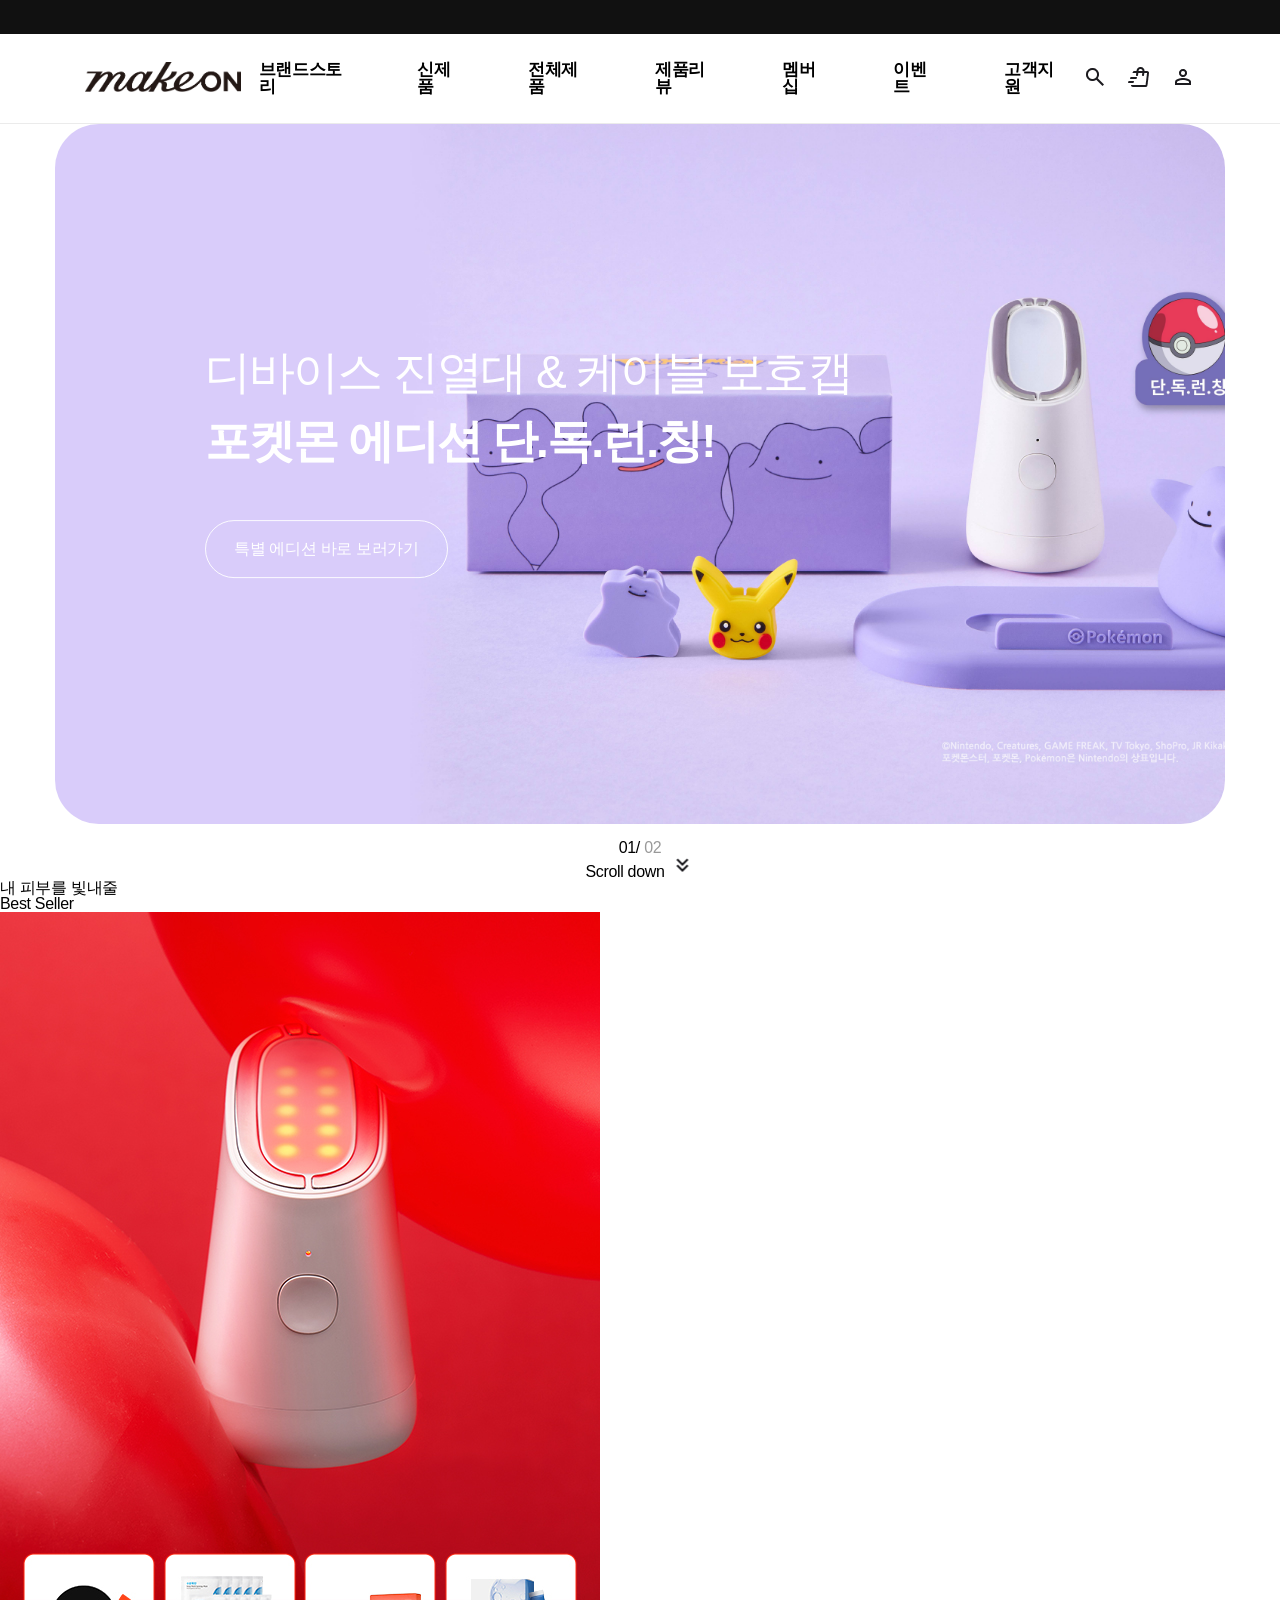
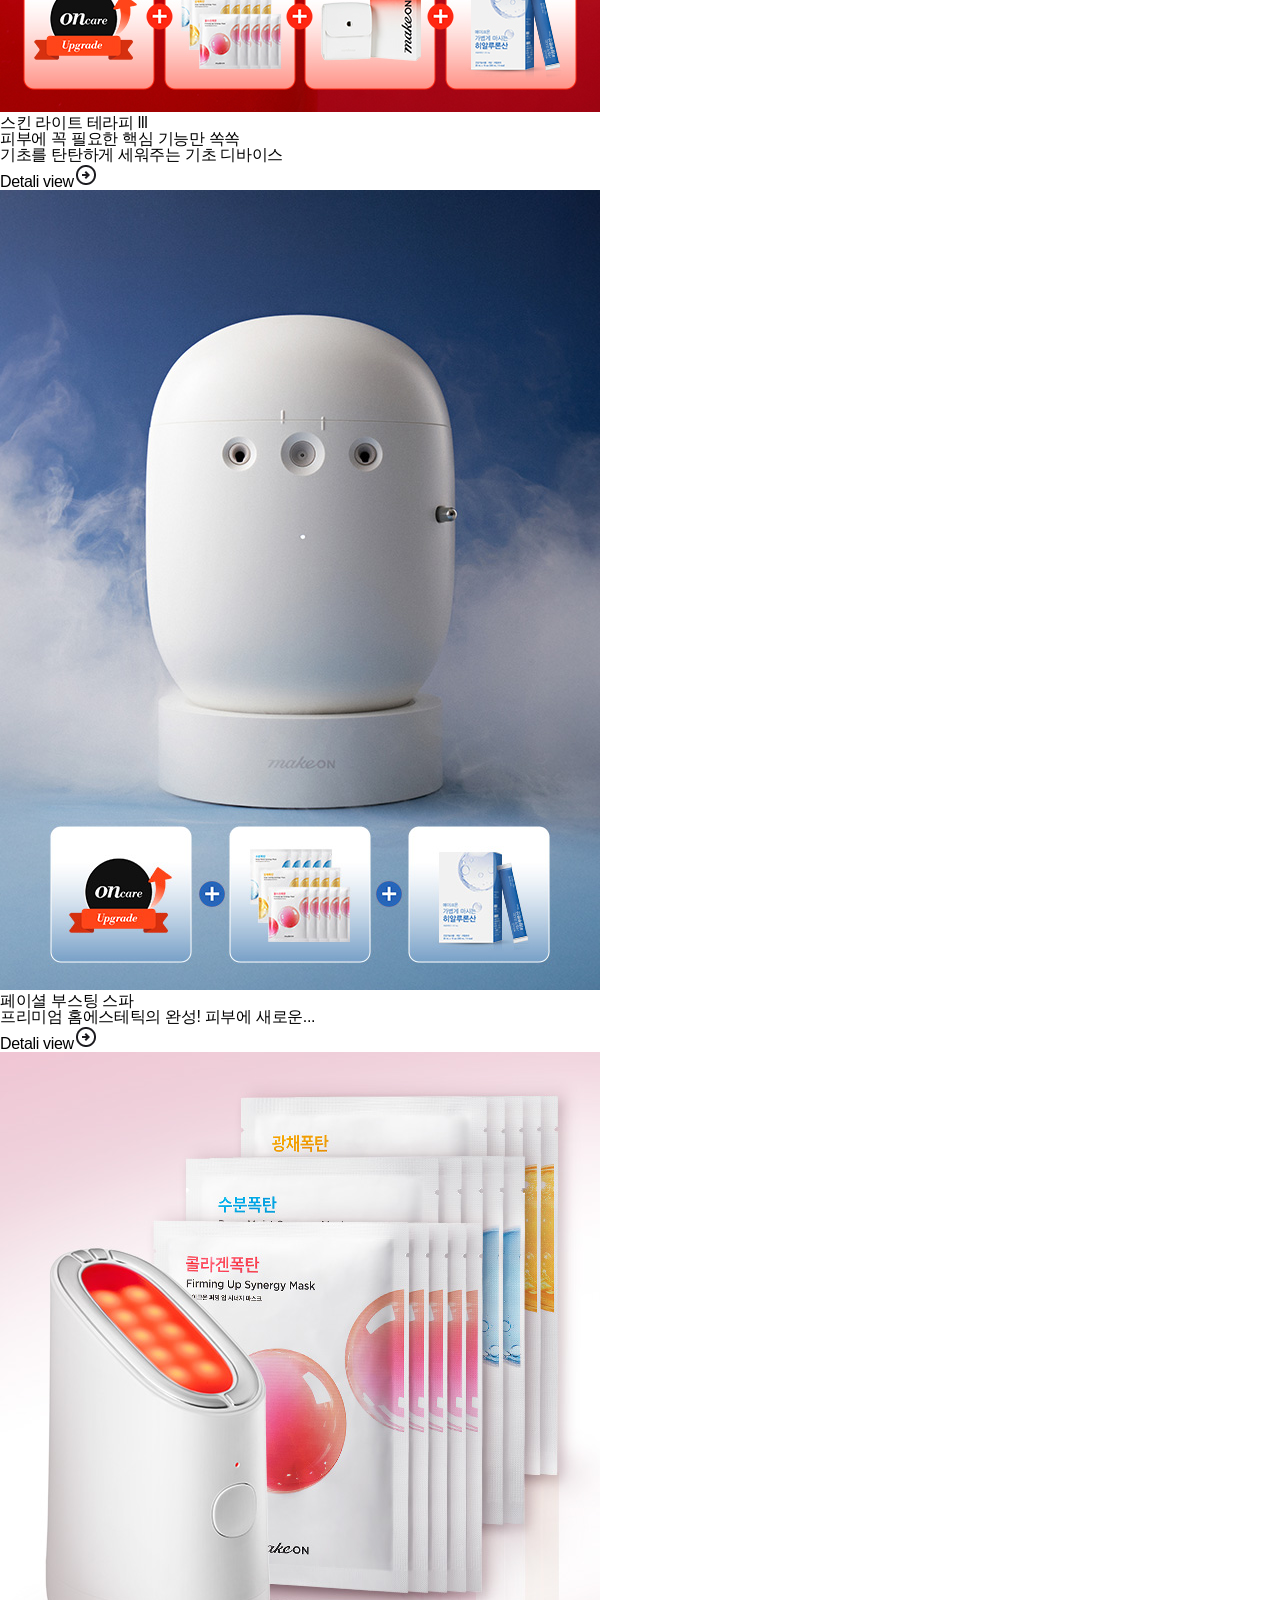
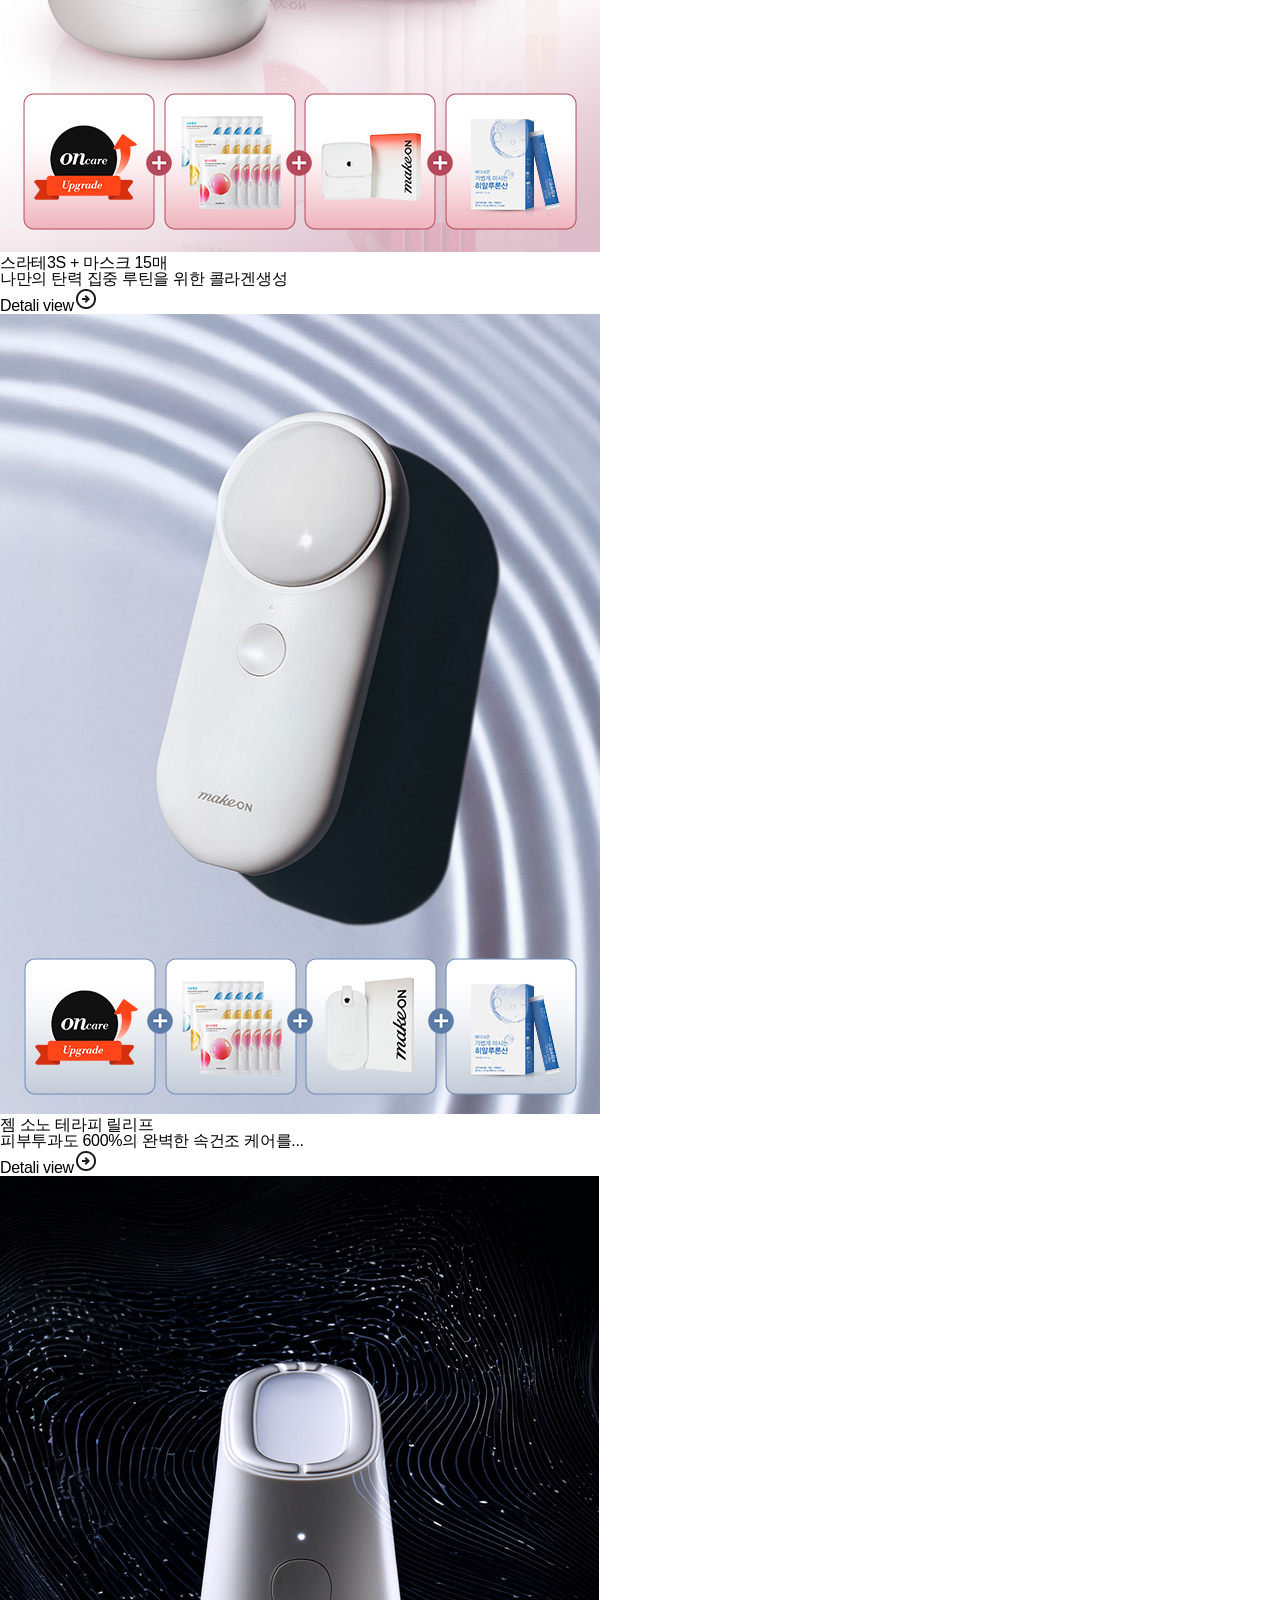
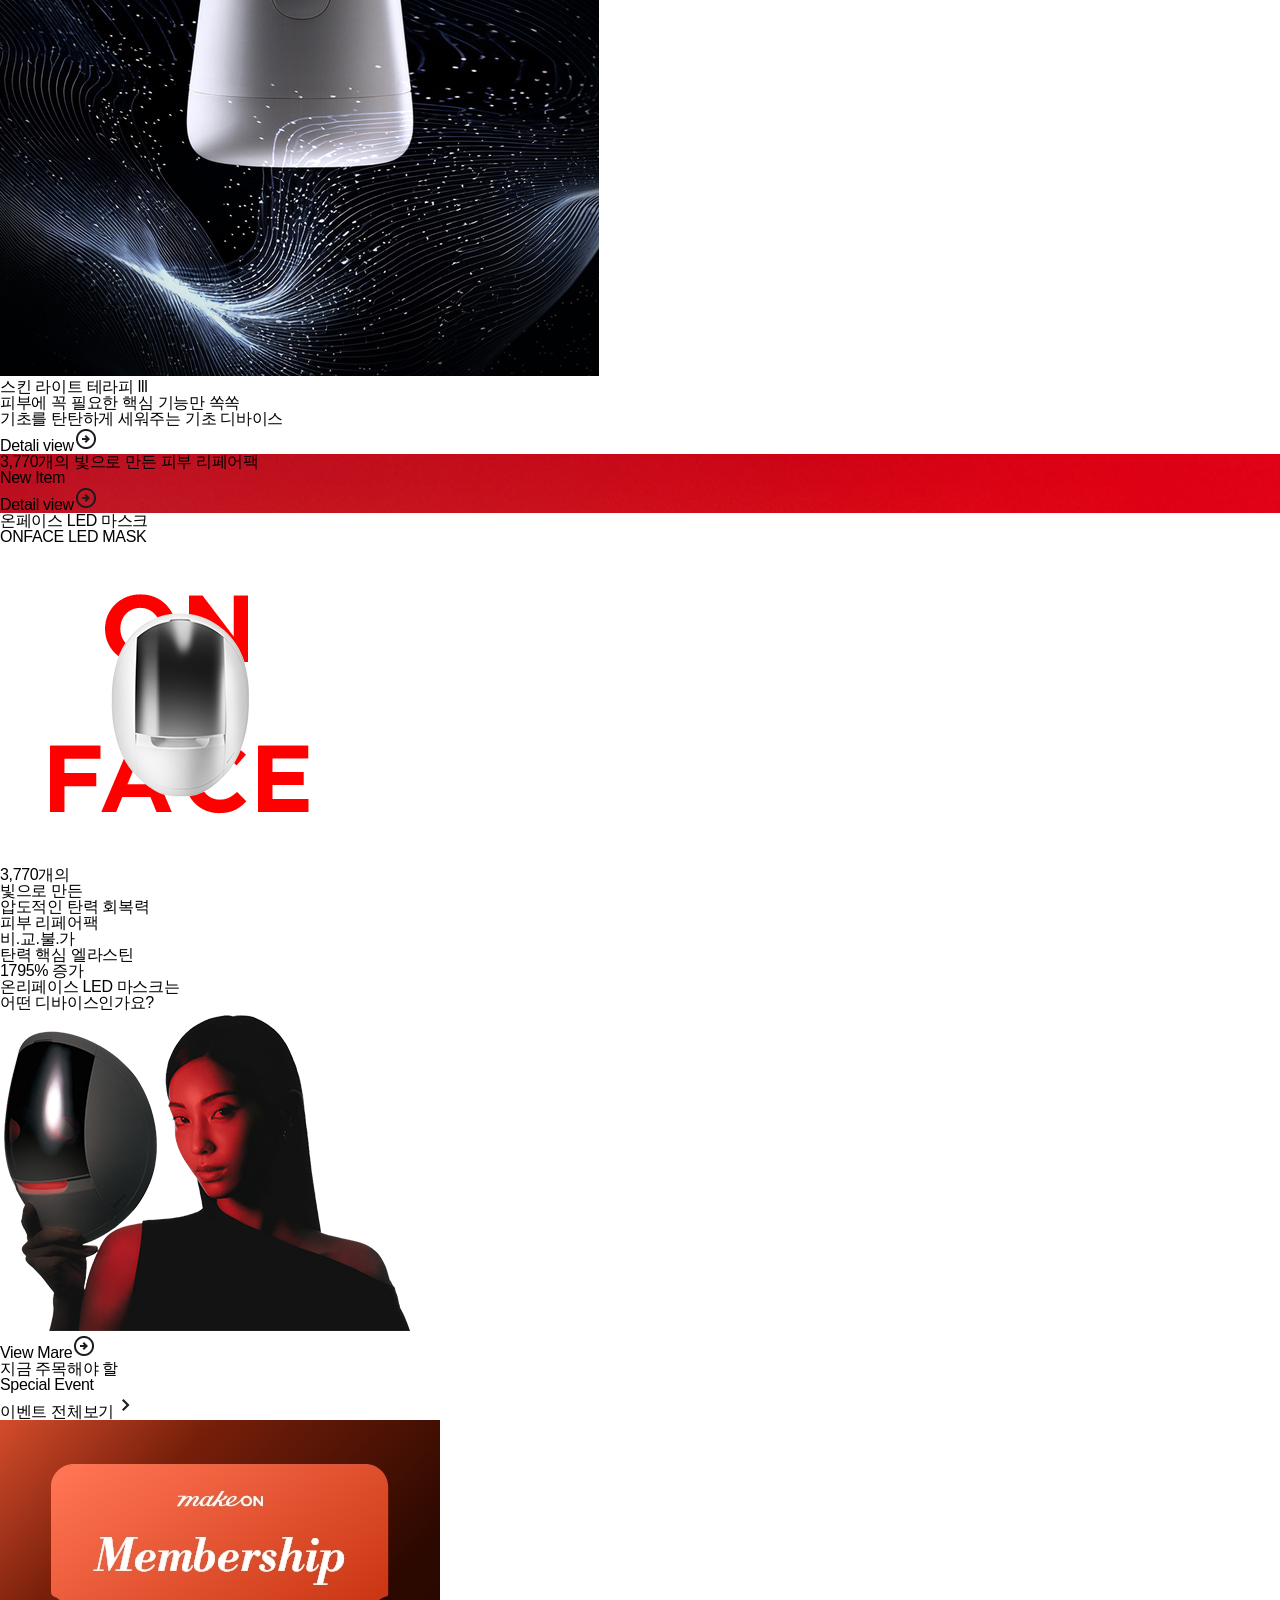
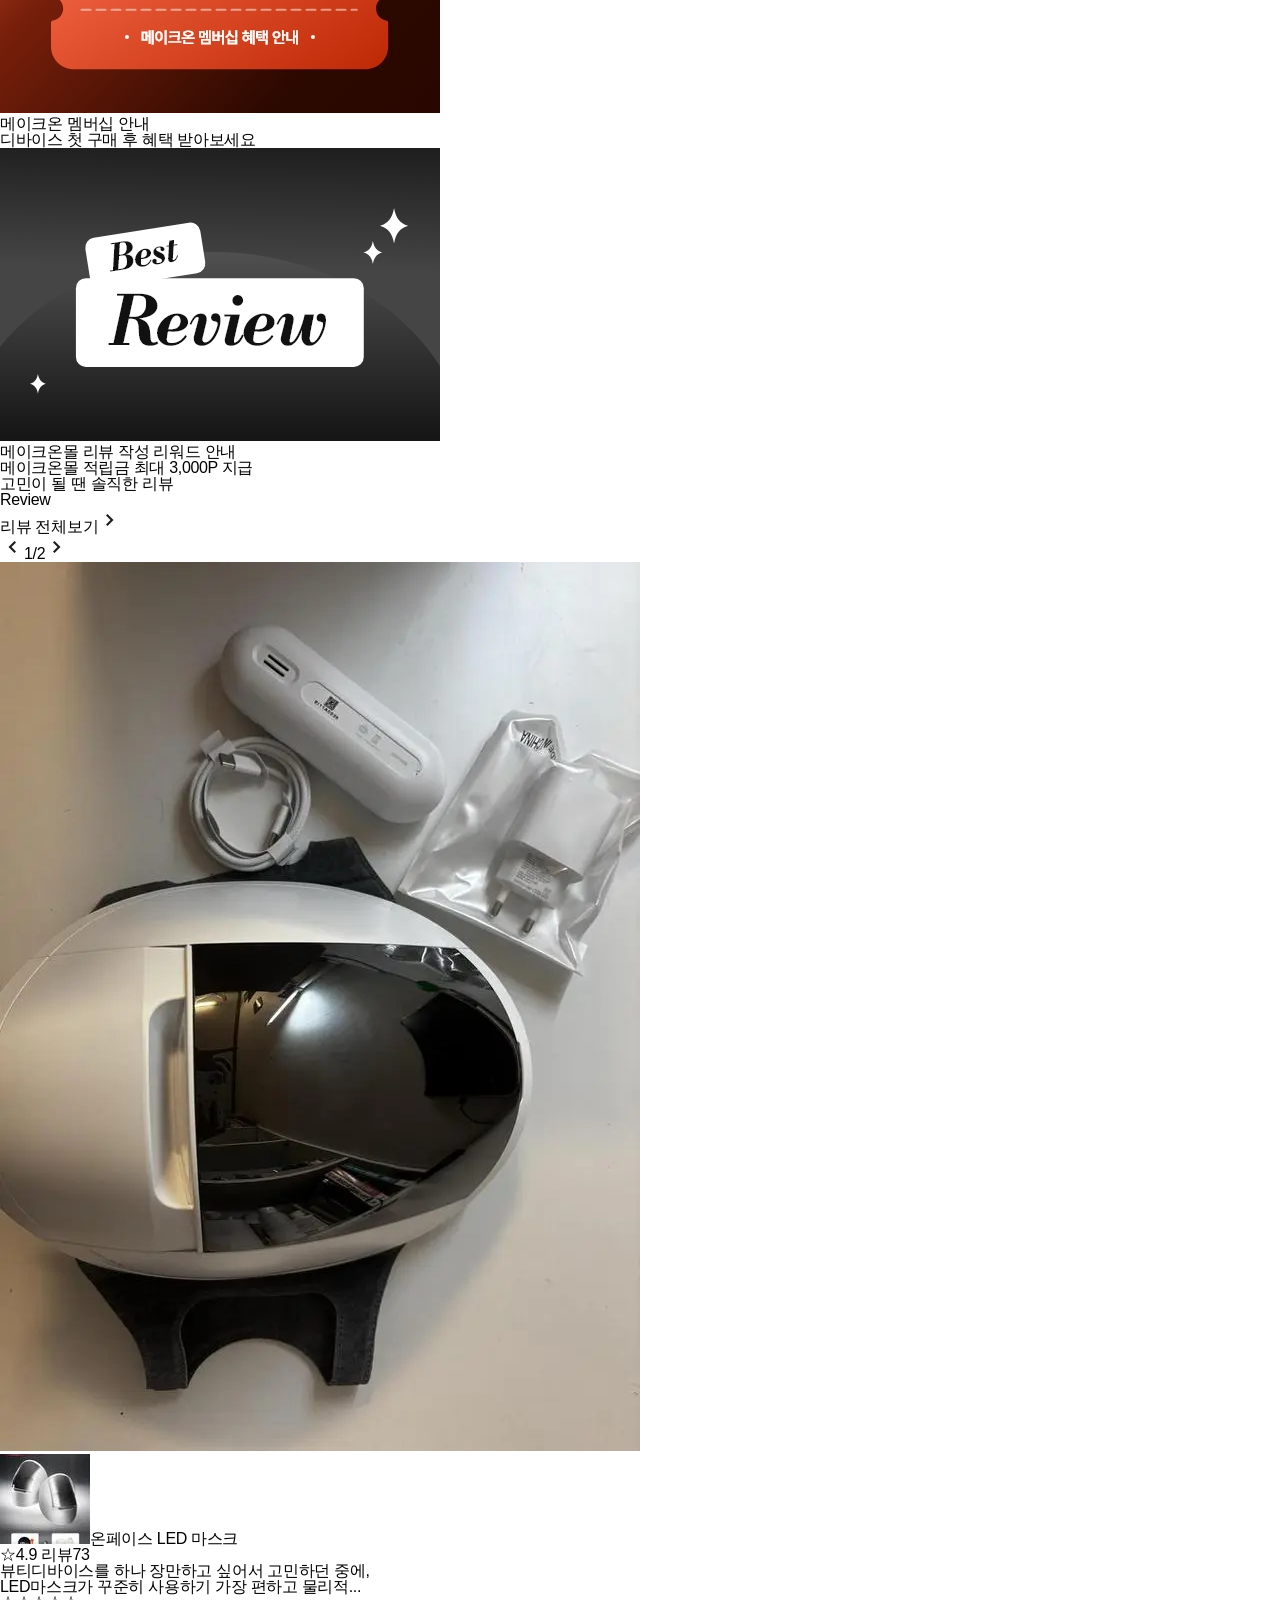
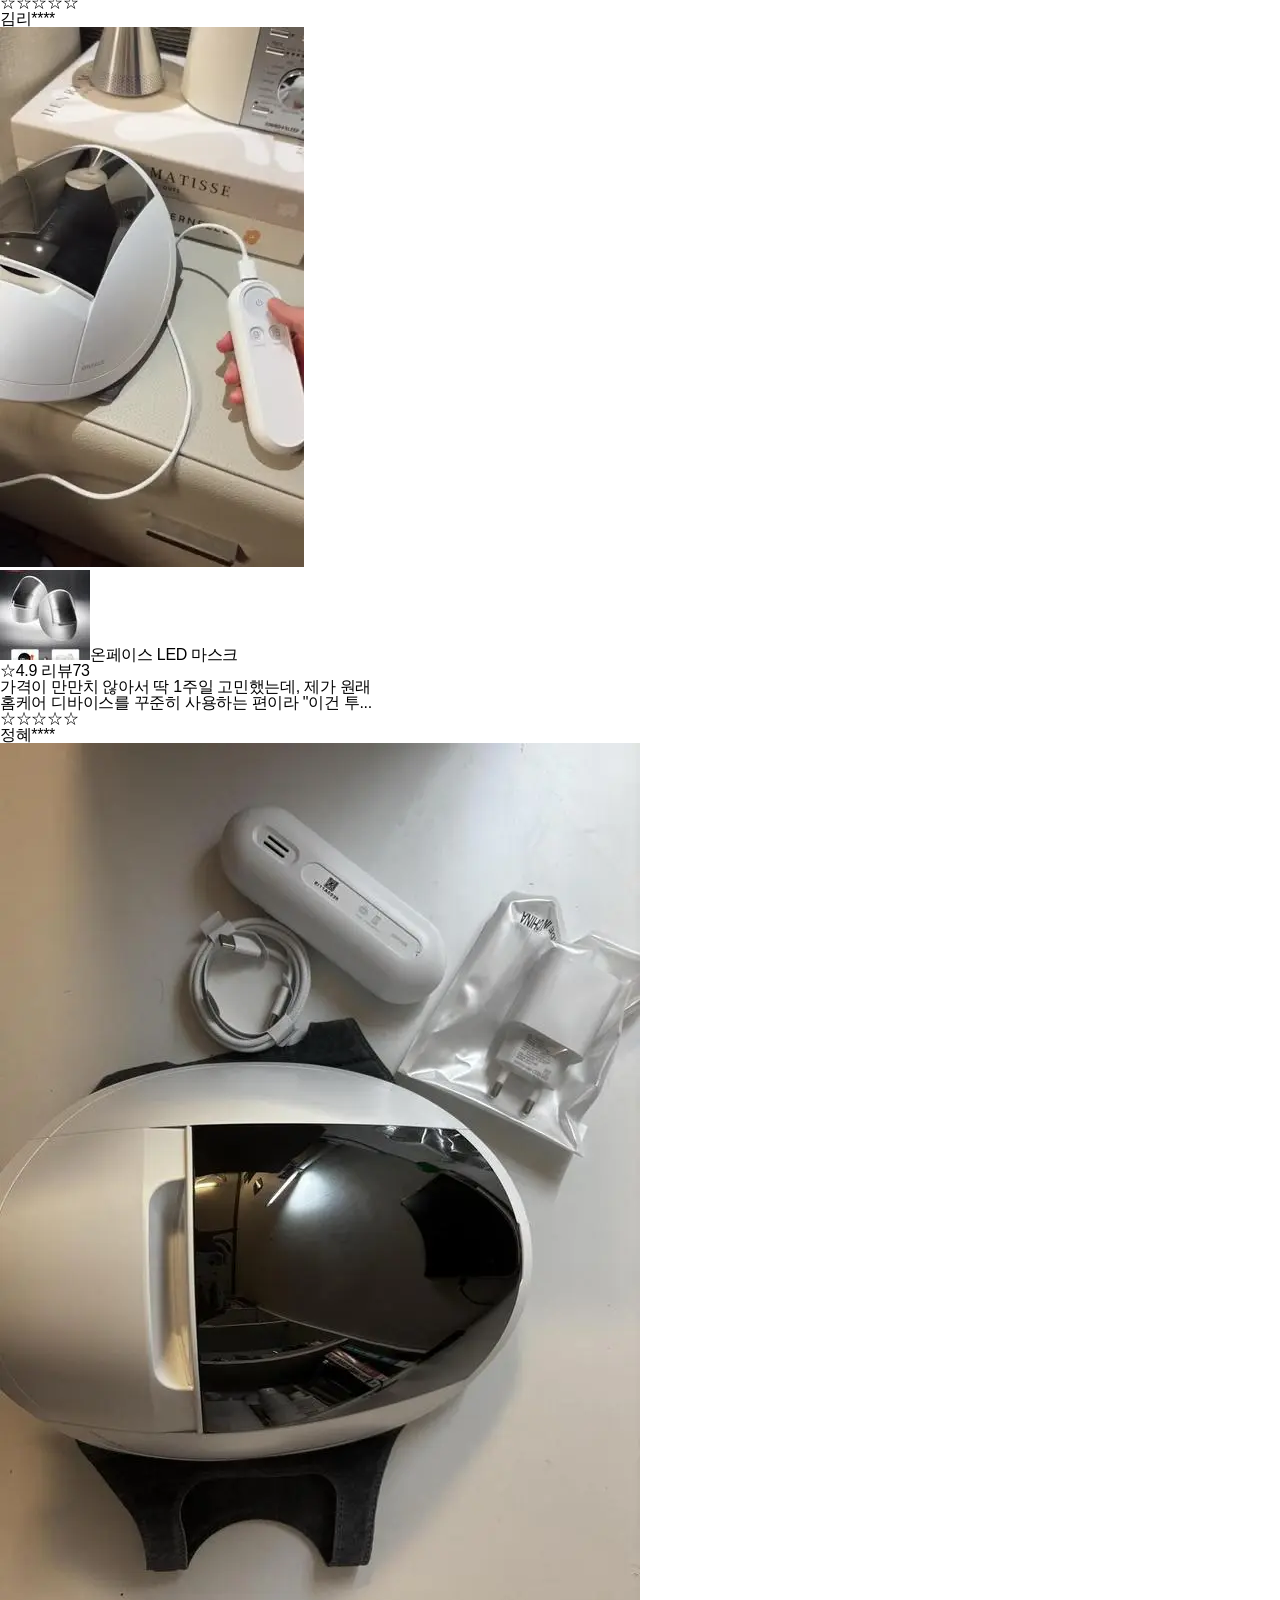
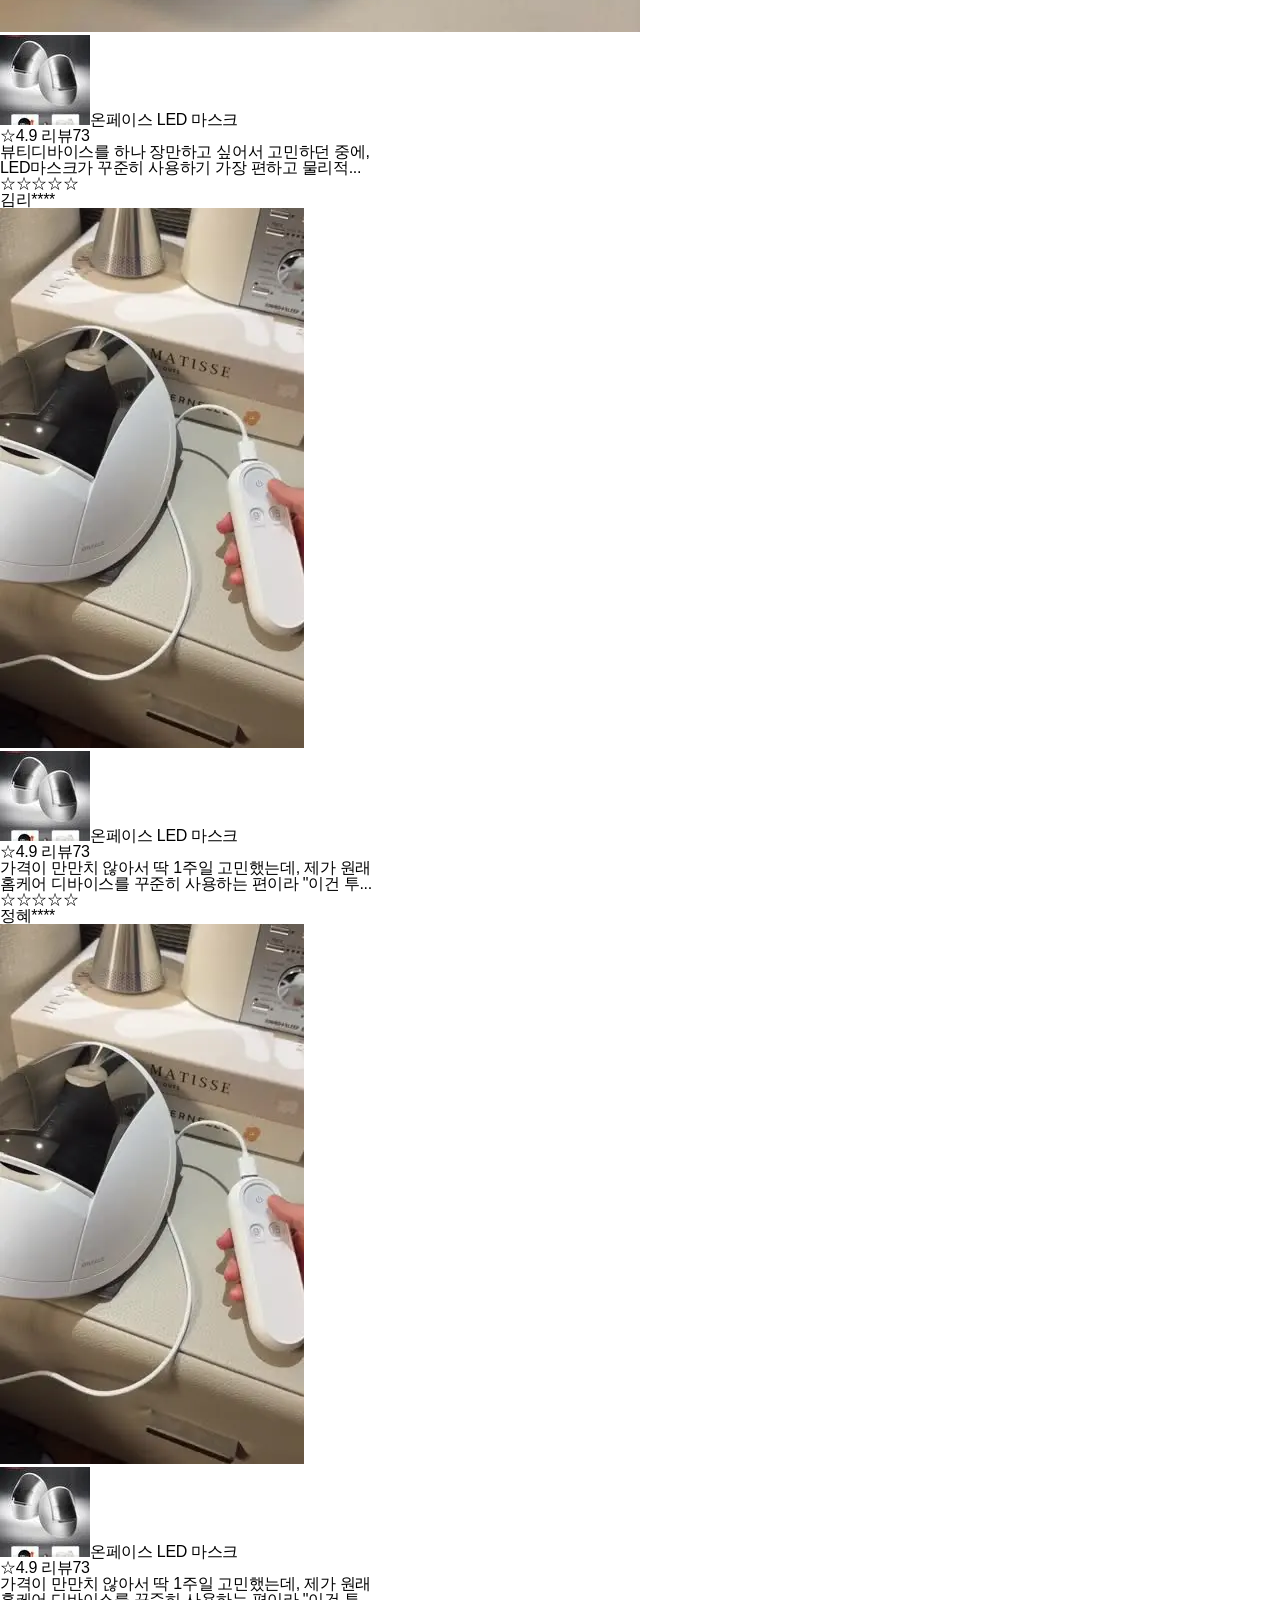
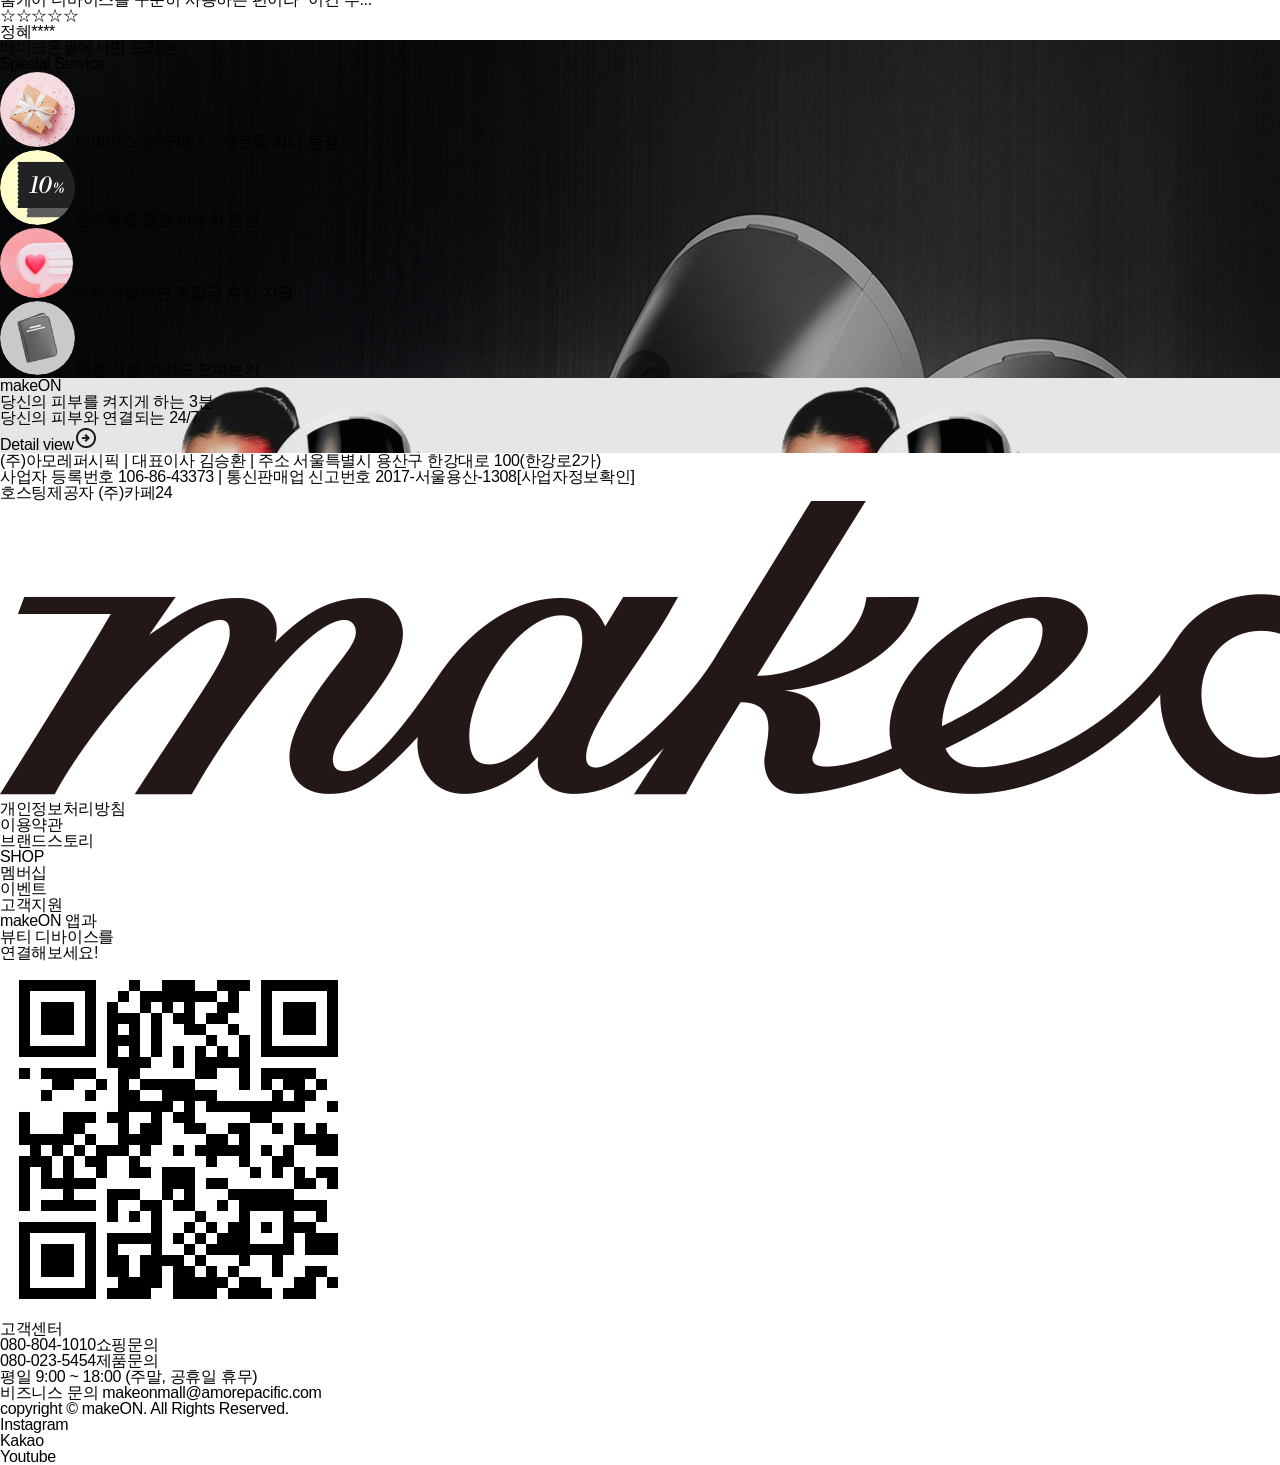
<file: index.html>
<!DOCTYPE html>
<html lang="ko">
<head>
    <meta charset="UTF-8">
    <meta name="viewport" content="width=device-width, initial-scale=1.0">
    <meta name="description" content="">
    <meta name="keywords" content="">
    <link rel="shortcut icon" href="./img/Frame 1.png" type="image/x-icon">
    <title>makeon</title>
    <link rel="stylesheet" href="./styles/reset.css">
    <link rel="stylesheet" href="./styles/common.css">
    <link rel="stylesheet" href="./styles/index.css">
</head>
<body>
    <div class="top_bnr">
        <div class="msg">
            <p>피부 전문가 아모레퍼시픽이 만든, 라이프 뷰티 디바이스 브랜드 메이크온</p>
            <p>피부 전문가 아모레퍼시픽이 만든, 라이프 뷰티 디바이스 브랜드 메이크온</p>
            <p>피부 전문가 아모레퍼시픽이 만든, 라이프 뷰티 디바이스 브랜드 메이크온</p>
            <p>피부 전문가 아모레퍼시픽이 만든, 라이프 뷰티 디바이스 브랜드 메이크온</p>
            <p>피부 전문가 아모레퍼시픽이 만든, 라이프 뷰티 디바이스 브랜드 메이크온</p>
            <p>피부 전문가 아모레퍼시픽이 만든, 라이프 뷰티 디바이스 브랜드 메이크온</p>
        </div>
    </div>
    <div id="wrap">
        <header>
            <h1><a href="./index.html"><img src="./img/makeon.jpg" alt="makeon"></a></h1>
            <nav>
                <ul id="gnb">
                    <li><a href="#">브랜드스토리</a>
                        <ul class="submenu">
                            <li><a href="#">메이크온 스토리</a></li>
                            <li><a href="#">제품 스토리</a>
                                <ul class="depth">
                                    <li><a href="#">ONFAOE LED Mask</a></li>
                                    <li><a href="#">Skin Light Therapy</a></li>
                                </ul>
                            </li>
                        </ul>
                    </li>
                    <li><a href="#">신제품</a></li>
                    <li><a href="#">전체제품</a>
                        <ul class="submenu">
                            <li><a href="#">뷰티디바이스</a></li>
                            <li><a href="#">스킨케어</a></li>
                            <li><a href="#">이너뷰티</a></li>
                        </ul>
                    </li>
                    <li><a href="#">제품리뷰</a></li>
                    <li><a href="#">멤버십</a></li>
                    <li><a href="#">이벤트</a>
                        <ul class="submenu">
                            <li><a href="#">진행중인 이벤트</a></li>
                            <li><a href="#">종료된 이벤트</a></li>
                        </ul>
                    </li>
                    <li><a href="#">고객지원</a>
                        <ul class="submenu">
                            <li><a href="#">공지사항</a></li>
                            <li><a href="#">튜토리얼</a></li>
                            <li><a href="#">FAQ</a></li>
                        </ul>
                    </li>
                </ul>
            </nav>
            <ul class="lnb_user">
                <li class="search"><a href="#"><img src="./img/search.png" alt="검색하기"></a></li>
                <li class="cart"><a href="#"><img src="./img/shopping cart.png" alt="장바구니"></a></li>
                <li class="my_page"><a href="#"><img src="./img/my page.png" alt="마이페이지"></a></li>
            </ul>
        </header>
        <main>
            <div id="hero_bnr_slide_wrap">
                <div class="slide_1" style="background-image:url(./img/Hero\ Banner.jpg);">
                    <div class="txt">
                        <h1><span>디바이스 진열대 & 케이블 보호캡</span><span>포켓몬 에디션 단.독.런.칭!</span></h1>
                        <a class="learn_more" href="#">특별 에디션 바로 보러가기</a>
                    </div>
                </div>
                <div class="slide_2" style="background-image:url(./img/Hero\ Banner1.jpg);">
                    <div class="txt">
                        <h1><span>빛으로 만든 피부 리페어팩</span><span>온페이스 LED 마스크</span></h1>
                        <p>탄력 핵심 엘라스틴 1,795% 증가 경험하기</p>
                        <a class="learn_more" href="#">자세히 보기</a>
                    </div>
                </div>
                <div class="prev_btn">
                    <button type="button"><img src="./img/Arrow2.png" alt="이전 광고 보기"></button>
                </div>
                <div class="next_btn">
                    <button type="button"><img src="./img/Arrow1.png" alt="다음 광고 보기"></button>
                </div>
            <div class="page_number">
                <span class="current">01/</span>
                <span class="all">02</span>
            </div>
                <p>Scroll down<img src="./img/Arrow.png" alt=""></p>
            </div>
            <section class="best_seller" data-tag="BestSellerShowcase">
                <h1>내 피부를 빛내줄<br><span>Best Seller</span></h1>
                <ul class="product_list">
                    <li class="product_item">
                        <a href="#">
                            <img src="./img/slide image.jpg" alt="스킨 라이트 테라피 lll 사용 장면">
                            <h2>스킨 라이트 테라피 lll</h2>
                            <p>피부에 꼭 필요한 핵심 기능만 쏙쏙<br>기초를 탄탄하게 세워주는 기초 디바이스</p>
                            <P>Detali view<img src="./img/next.png" alt="상세보기"></P>
                        </a>
                    </li>
                    <li class="product_item">
                        <a href="#">
                            <img src="./img/slide image1.jpg" alt="페이셜 부스팅 스파 제품 단독 이미지">
                            <h2>페이셜 부스팅 스파</h2>
                            <p>프리미엄 홈에스테틱의 완성! 피부에 새로운...</p>
                            <P>Detali view<img src="./img/next.png" alt="상세보기"></P>
                        </a>
                    </li>
                    <li class="product_item">
                        <a href="#">
                            <img src="./img/slide image3.jpg" alt="스라테3S + 마스크 15매 제품 단독 이미지">
                            <h2>스라테3S + 마스크 15매</h2>
                            <p>나만의 탄력 집중 루틴을 위한 콜라겐생성</p>
                            <P>Detali view<img src="./img/next.png" alt="상세보기"></P>
                        </a>
                    </li>
                    <li class="product_item">
                        <a href="#">
                            <img src="./img/slide image2.jpg" alt="젬 소노 테라피 릴리프 제품 단독 이미지">
                            <h2>젬 소노 테라피 릴리프</h2>
                            <p>피부투과도 600%의 완벽한 속건조 케어를...</p>
                            <P>Detali view<img src="./img/next.png" alt="상세보기"></P>
                        </a>
                    </li>
                    <li class="product_item">
                        <a href="#">
                            <img src="./img/product image_1.jpg" alt="스킨 라이트 테라피 lll 제품 단독 이미지">
                            <h2>스킨 라이트 테라피 lll</h2>
                            <p>피부에 꼭 필요한 핵심 기능만 쏙쏙<br>기초를 탄탄하게 세워주는 기초 디바이스</p>
                            <P>Detali view<img src="./img/next.png" alt="상세보기"></P>
                        </a>
                    </li>
                </ul>
            </section>
            <section class="new_item" data-tag="newltemshowcase">
                <div class="hero_content" style="background-image:url(./img/hero-image.jpg);">
                    <h2>3,770개의 빛으로 만든 피부 리페어팩<br><span>New Item</span></h2>
                    <a href="#" class="btn_detail">Detail view<img src="./img/next.png" alt="상세보기"></a>
                </div>
                <div class="new_item_layout">
                    <article class="product_card">
                        <a href="#">
                            <h2>온페이스 LED 마스크</h2>
                            <p><em>ONFACE LED MASK</em></p>
                            <p><img src="./img/hero-image1.png" alt="온페이스 LED 마스크 이미지"></p>
                            <p>3,770개의<br>빛으로 만든<br>압도적인 탄력 회복력</p>
                            <p><em>피부 리페어팩</em></p>
                        </a>
                    </article>
                </div>
                <div class="new_item_layout">
                    <article class="product_card">
                        <p>비.교.불.가<br>탄력 핵심 엘라스틴<br>1795% 증가</p>
                        <h2>온리페이스 LED 마스크는<br>어떤 디바이스인가요?</h2>
                        <p><img src="./img/hero-image2.png" alt="온페이스 LED 마스크 이미지"></p>
                        <a href="#" class="view_details">View Mare<img src="./img/next.png" alt="상세보기"></a>
                    </article>
                </div>
            </section>
            <section class="special_event">
                <p>지금 주목해야 할</p>
                <h1>Special Event</h1>
                <a href="#">이벤트 전체보기<img src="./img/Arrow1.png" alt=""></a>
                <ul class="event_list">
                    <li class="event_card">
                        <a href="#">
                            <img src="./img/Event.jpg" alt="Membership 이벤트">
                            <h2>메이크온 멤버십 안내</h2>
                            <p>디바이스 첫 구매 후 혜택 받아보세요</p>
                        </a>
                    </li>
                    <li class="event_card">
                        <a href="#">
                            <img src="./img/Event1.jpg" alt="Best Reuiew 이벤트">
                            <h2>메이크온몰 리뷰 작성 리워드 안내</h2>
                            <p>메이크온몰 적립금 최대 3,000P 지급</p>
                        </a>
                    </li>
                </ul>
            </section>
            <section class="review">
                <h2>고민이 될 땐 솔직한 리뷰<br><span>Review</span></h2>
                <a href="#">리뷰 전체보기<img src="./img/Arrow1.png" alt=""></a>
                <ul class="review_list">
                    <li><button><img src="./img/Arrow2.png" alt="이전"></button>1/2<button><img src="./img/Arrow1.png" alt="다음"></button></li>
                    <li>
                        <a href="#">
                            <article class="review_card">
                                <img src="./img/Review.jpg" alt="">
                                <div class="review">
                                    <a href="#">
                                        <p class="review_product"><img src="./img/Review_2.jpg" alt="">온페이스 LED 마스크<br>&star;4.9 리뷰73</p>
                                    </a>
                                </div>
                                <p class="review_text">뷰티디바이스를 하나 장만하고 싶어서 고민하던 중에,<br>LED마스크가 꾸준히 사용하기 가장 편하고 물리적...<br>&star;&star;&star;&star;&star;<br>김리****</p>
                            </article>
                        </a>
                    </li>
                    <li>
                        <a href="#">
                            <article class="review_card">
                                <img src="./img/Review1.jpg" alt="">
                                <div class="review">
                                    <a href="#">
                                        <p class="review_product"><img src="./img/Review_2.jpg" alt="">온페이스 LED 마스크<br>&star;4.9 리뷰73</p>
                                    </a>
                                </div>
                                <p class="review_text">가격이 만만치 않아서 딱 1주일 고민했는데, 제가 원래<br>홈케어 디바이스를 꾸준히 사용하는 편이라 "이건 투...<br>&star;&star;&star;&star;&star;<br>정혜****</p>
                            </article>
                        </a>
                    </li>
                    <li>
                        <a href="#">
                            <article class="review_card">
                                <img src="./img/Review.jpg" alt="">
                                <div class="review">
                                    <a href="#">
                                        <p class="review_product"><img src="./img/Review_2.jpg" alt="">온페이스 LED 마스크<br>&star;4.9 리뷰73</p>
                                    </a>
                                </div>
                                <p class="review_text">뷰티디바이스를 하나 장만하고 싶어서 고민하던 중에,<br>LED마스크가 꾸준히 사용하기 가장 편하고 물리적...<br>&star;&star;&star;&star;&star;<br>김리****</p>
                            </article>
                        </a>
                    </li>
                    <li>
                        <a href="#">
                            <article class="review_card">
                                <img src="./img/Review1.jpg" alt="">
                                <div class="review">
                                    <a href="#">
                                        <p class="review_product"><img src="./img/Review_2.jpg" alt="">온페이스 LED 마스크<br>&star;4.9 리뷰73</p>
                                    </a>
                                </div>
                                <p class="review_text">가격이 만만치 않아서 딱 1주일 고민했는데, 제가 원래<br>홈케어 디바이스를 꾸준히 사용하는 편이라 "이건 투...<br>&star;&star;&star;&star;&star;<br>정혜****</p>
                            </article>
                        </a>
                    </li>
                    <li>
                        <a href="#">
                            <article class="review_card">
                                <img src="./img/Review1.jpg" alt="">
                                <div class="review">
                                    <a href="#">
                                        <p class="review_product"><img src="./img/Review_2.jpg" alt="">온페이스 LED 마스크<br>&star;4.9 리뷰73</p>
                                    </a>
                                </div>
                                <p class="review_text">가격이 만만치 않아서 딱 1주일 고민했는데, 제가 원래<br>홈케어 디바이스를 꾸준히 사용하는 편이라 "이건 투...<br>&star;&star;&star;&star;&star;<br>정혜****</p>
                            </article>
                        </a>
                    </li>
                </ul>
            </section>
            <section class="hero" style="background-image: url(./img/Background.jpg);">
                <div class="card">
                    <p>메이크온몰에서만 드리는</p>
                    <h2>Special Service</h2>
                    <ul class="benefit_list">
                        <li><a href="#"><img src="./img/img-sm.png" alt="">디바이스 첫 구매 시, 사은품 최다 증정</a></li>
                        <li><a href="#"><img src="./img/img-sm1.png" alt="">신규회원 웰컴 바우처 증정</a></li>
                        <li><a href="#"><img src="./img/img-sm2.png" alt="">리뷰 작성하면 적립금 추가 지급</a></li>
                        <li><a href="#"><img src="./img/img-sm3.png" alt="">제품 사용 가이드 모아보기</a></li>
                    </ul>
                </div>
            </section>
            <section class="brand" style="background-image: url(./img/Background1.jpg);">
                <h1>makeON</h1>
                <p>당신의 피부를 켜지게 하는 3분<br>당신의 피부와 연결되는 24/7</p>
                <a href="#" class="btn_detail">Detail view<img src="./img/next.png" alt="상세보기"></a>
            </section>
        </main>
        <footer>
            <div class="footer_left">
                <address>
                    <p><em>(주)아모레퍼시픽</em> | 대표이사 김승환 | 주소 서울특별시 용산구 한강대로 100(한강로2가)</p>
                    <p>사업자 등록번호 106-86-43373 | 통신판매업 신고번호 2017-서울용산-1308<a href="#">[사업자정보확인]</a></p>
                    <p>호스팅제공자 (주)카페24</p>
                </address>
                <a href="./index.html" class="footer_logo"><img src="./img/makeon.jpg" alt="makeon"></a>
                <ul class="footer_policy">
                    <li><a href="#">개인정보처리방침</a></li>
                    <li><a href="#">이용약관</a></li>
                </ul>
                <ul class="fnb_list">
                    <li><a href="#">브랜드스토리</a></li>
                    <li><a href="#">SHOP</a></li>
                    <li><a href="#">멤버십</a></li>
                    <li><a href="#">이벤트</a></li>
                    <li><a href="#">고객지원</a></li>
                </ul>
                <section class="footer_cta">
                    <p>makeON 앱과<br>뷰티 디바이스를<br>연결해보세요!</p>
                    <img src="./img/qr.jpg" alt="makeON 앱 연결 QR코드">
                </section>
                <dl class="customer_center">
                    <dt>고객센터</dt>
                    <dd><strong>080-804-1010</strong>쇼핑문의</dd>
                    <dt><strong>080-023-5454</strong>제품문의</dt>
                    <dd>평일 9:00 ~ 18:00 (주말, 공휴일 휴무)</dd>
                </dl>
                <p>비즈니스 문의 makeonmall@amorepacific.com</p>
                <div class="footer_bottom">
                    <p class="copyright">
                        copyright &copy; makeON. All Rights Reserved.
                    </p>
                    <ul class="sns">
                        <li><a href="#">Instagram</a></li>
                        <li><a href="#">Kakao</a></li>
                        <li><a href="#">Youtube</a></li>
                    </ul>
                </div>
            </div>
        </footer>
    </div>
</body>
</html>
</file>
<file: styles/common.css>
/* 공통 common.css */
body {}
/* ============================================-top banner (흘러가는 문구 느낌) */
body .top_bnr {
    width: 100%;
    background: #111;
    overflow: hidden;
    padding: 10px 0;
}
body .top_bnr .msg {
    display: flex; flex-flow:row nowrap;
    width: max-content;
    gap:150px;
    white-space: nowrap;
    animation: marquee 25s linear infinite;
    padding-left: 100%;
}
body .top_bnr .msg p {
    color:#fff;
    font-size:0.88rem; font-weight:600;
}
@keyframes marquee{
    0% { transform: translateX(0); }
    100% { transform: translateX(-50%); }
}
/* ===============================================================상단 메뉴 */
#wrap {}
#wrap header {
    height: 90px;
    padding: 0 85px;
    display: flex; flex-flow:row nowrap;
    align-items: center;
    justify-content: space-between;
    background: #fff;
    border-bottom: 1px solid rgba(0,0,0,.08);
    position: relative;
    z-index: 10000;
}
#wrap header h1 {
    width:163px;
}
#wrap header h1 a {}
#wrap header h1 a img {width:100%;}
#wrap header nav {
    position: relative;
    overflow: visible;
}
#wrap header nav #gnb {
    display: flex; flex-flow:row nowrap;
    gap: 30px;
    align-items: center;
}
#wrap header nav #gnb > li {position: relative;}
/* ===============================================================투명다리 */
#wrap header nav #gnb > li::after{
    content:"";
    position:absolute;
    left:0;
    top:100%;
    width:100%;
    height: 12px;
    background: transparent;
}
#wrap header nav #gnb > li::before {
    content:"";
    position:absolute;
    left:-14px;
    right:-14px;
    top:0;
    bottom:0;
    background: transparent;
}
#wrap header nav #gnb > li > a {
    display: inline-block;
    font-size:1.06rem;
    font-weight:600;
    position: relative;
    padding: 22px 18px;
}
#wrap header nav #gnb > li > a::after{
    content:"";
    position:absolute;
    left:18px;
    top:100%;
    bottom:-8px;
    width:calc(100% - 36px);
    height:3px;
    background:#000;
    transform: scaleX(0);
    transform-origin: right;
    transition: transform 0.4s ease;
}
#wrap header nav #gnb > li:hover > a::after{
    transform: scaleX(1);
    transform-origin: left;
}
#wrap header nav #gnb > li:hover > .submenu{
    display: flex;
    opacity: 1;
    pointer-events: auto;
}
#wrap header nav #gnb > li > .submenu {
    /* 마우스 올린 메뉴 아래 */
    display: none;
    position: absolute;
    top: calc(100% + 10px);
    left: 50%;
    transform: translateX(-50%);
    width: 200vw;                 
    background: #fff;
    border-top: 1px solid rgba(0,0,0,0.08);
    gap: 30px;
    padding: 10px 0;
    z-index: 9999;
    /* 2depth를 가로로 정렬 */
    justify-content: center;
    /* 애니메이션 */
    opacity: 0;
    pointer-events: none;
    transition: opacity .18s ease;
}
#wrap header nav #gnb > li > .submenu > li {position: relative;}
/* ===============================================================투명다리 */
#wrap header nav #gnb > li > .submenu > li::after{
    content:"";
    position:absolute;
    left:-14px;
    top:100%;
    height: 12px;
    background: transparent;
}
#wrap header nav #gnb > li > .submenu > li > a {
    display: block;
    padding: 14px 16px;
    font-weight:600;
    line-height: 1.4;
    white-space: nowrap;
    color: rgba(0,0,0,0.35);
}
#wrap header nav #gnb > li > .submenu > li > a:hover{
    color:#000;
}
#wrap header nav #gnb .depth {
    display: none;
    position: absolute;
    top: calc(100% + 9px);
    left: 50%;
    transform: translateX(-50%);
    width: 200vw;
    background:#fff;
    border-top:1px solid rgba(0,0,0,.08);
    padding: 10px 0;
    gap:30px;
    justify-content:center;
    opacity:0;
    pointer-events:none;
    transition:opacity .18s ease;
    z-index:9998;
}
#wrap header nav #gnb > li > .submenu > li:hover > .depth {
    display:flex;
    opacity:1;
    pointer-events:auto;
}
#wrap header nav #gnb .depth li {}
#wrap header nav #gnb .depth li a {
    display:block;
    padding:12px 16px;
    font-weight:600;
    color:rgba(0,0,0,0.35);
    white-space:nowrap;
}
#wrap header nav #gnb .depth li a:hover {color:#000;}
/* ==========================================================헤더 아이콘 메뉴 */
#wrap header .lnb_user {
    display: flex; flex-flow: row nowrap;
    align-items: center;
    gap: 20px;
}
#wrap header .lnb_user .search {}
#wrap header .lnb_user .search a {}
#wrap header .lnb_user .search a img {}
#wrap header .lnb_user .cart {}
#wrap header .lnb_user .cart a {}
#wrap header .lnb_user .cart a img {}
#wrap header .lnb_user .my_page {}
#wrap header .lnb_user .my_page a {}
#wrap header .lnb_user .my_page a img {}
/* =========================================================footer */
#wrap footer {}
#wrap footer .footer_left {}
#wrap footer .footer_left address {}
#wrap footer .footer_left address p {}
#wrap footer .footer_left address p em {}
#wrap footer .footer_left address p a {}
#wrap footer .footer_logo {}
#wrap footer .footer_logo img {}
#wrap footer .footer_policy {}
#wrap footer .footer_policy li {}
#wrap footer .footer_policy li a {}
#wrap footer .fnb_list {}
#wrap footer .fnb_list li {}
#wrap footer .fnb_list li a {}
#wrap footer .footer_cta {}
#wrap footer .footer_cta p {}
#wrap footer .footer_cta p br {}
#wrap footer .footer_cta img {}
#wrap footer .customer_center {}
#wrap footer .customer_center dt {}
#wrap footer .customer_center dd {}
#wrap footer .customer_center dd strong {}
#wrap footer p {}
#wrap footer .footer_bottom {}
#wrap footer .footer_bottom .copyright {}
#wrap footer .footer_bottom .sns {}
#wrap footer .footer_bottom .sns li {}
#wrap footer .footer_bottom .sns li a {}
</file>
<file: styles/index.css>
/* 개별 메인 메뉴들 index.css */
main {}
main #hero_bnr_slide_wrap {
    padding: 0 55px 56px;
    position: relative;
    height: 756px; /* 700px 슬라이드 + 아래 여유 */
    overflow: visible;
}
/* ====================================================공통 */
main #hero_bnr_slide_wrap .slide_1,
main #hero_bnr_slide_wrap .slide_2{
    height: 700px;                 /* 캡처 비율 느낌 */
    border-radius: 44px;
    overflow: hidden;
    background-size: cover;
    background-position: center;
    background-repeat: no-repeat;
    display: flex;
    align-items: center;
    position: relative;
}
main #hero_bnr_slide_wrap .slide_1 .txt,
main #hero_bnr_slide_wrap .slide_2 .txt {
    position: absolute;
    left: 150px;
    top: 45%;
    transform: translateY(-42%);
    z-index: 2;
    min-width: auto;
    padding-left: 0;
}
main #hero_bnr_slide_wrap .slide_1 .txt h1,
main #hero_bnr_slide_wrap .slide_2 .txt h1 {margin-bottom: 44px;}
main #hero_bnr_slide_wrap .slide_1 .txt h1 span,
main #hero_bnr_slide_wrap .slide_2 .txt h1 span{
    color:#fff;
    letter-spacing: -0.04em;
    line-height: 1.5;
    font-size:2.88rem;
    display: block;
}
main #hero_bnr_slide_wrap .slide_1 .txt h1 span:nth-child(2),
main #hero_bnr_slide_wrap .slide_2 .txt h1 span:nth-child(2) {font-weight: 600;}
main #hero_bnr_slide_wrap .slide_1 .txt .learn_more,
main #hero_bnr_slide_wrap .slide_2 .txt .learn_more {
    display: inline-flex;
    align-items: center;
    justify-content: center;
    min-width: 210px;
    height: 58px;
    padding: 0 28px;
    border: 1px solid rgba(255,255,255,0.9);
    border-radius: 999px;
    color: #fff;
    font-size: 1rem;
}
main #hero_bnr_slide_wrap .prev_btn,
main #hero_bnr_slide_wrap .next_btn{
    position: absolute;
    top: 50%;
    transform: translateY(-50%);
    z-index: 20;
    opacity: 0;
    visibility: hidden;
    transition: opacity 0.35s ease;
}
main #hero_bnr_slide_wrap .prev_btn button,
main #hero_bnr_slide_wrap .next_btn button {
    width: 90px;
    height: 100px;
    border: none;
    border-radius: 50%;
    background: rgba(255,255,255,0.45);
    cursor: pointer;
    padding: 0;

}
main #hero_bnr_slide_wrap .prev_btn button img,
main #hero_bnr_slide_wrap .next_btn button img{
    width: 20px;
    height: 20px
}
main #hero_bnr_slide_wrap:hover .prev_btn,
main #hero_bnr_slide_wrap:hover .next_btn{
    opacity: 1;
    visibility: visible;
}
button:hover{
    background: rgba(255,255,255,0.7);
}
/* ---------------------------------------------------------------------------------------애니메이션 */
@keyframes arrowMove{
    0%{
        transform:translateY(0);
        opacity:1;
    }
    50%{
        transform:translateY(6px);
        opacity:0.6;
    }
    100%{
        transform:translateY(0);
        opacity:1;
    }
}
/* ====================================================================히어로 배너 */
main #hero_bnr_slide_wrap .slide_1 {z-index: 2; opacity: 1;}
main #hero_bnr_slide_wrap .slide_1 .txt {}
main #hero_bnr_slide_wrap .slide_1 .txt h1 {}
main #hero_bnr_slide_wrap .slide_1 .txt h1 span {}
main #hero_bnr_slide_wrap .slide_1 .txt .learn_more {}
main #hero_bnr_slide_wrap .slide_2 {z-index: 1; opacity: 0;}
main #hero_bnr_slide_wrap .slide_2 .txt {}
main #hero_bnr_slide_wrap .slide_2 .txt h1 {}
main #hero_bnr_slide_wrap .slide_2 .txt h1 span {}
main #hero_bnr_slide_wrap .slide_2 .txt p {}
main #hero_bnr_slide_wrap .slide_2 .txt .learn_more {}
main #hero_bnr_slide_wrap .prev_btn {
    left: 60px;
    transform: translate(-50%, -50%);
}
main #hero_bnr_slide_wrap .prev_btn button {}
main #hero_bnr_slide_wrap .prev_btn button img {}
main #hero_bnr_slide_wrap .next_btn {
    right: 60px;
    transform: translate(50%, -50%);
}
main #hero_bnr_slide_wrap .next_btn button {}
main #hero_bnr_slide_wrap .page_number {
    position: absolute;
    left: 50%;
    bottom: 24px;
    transform: translateX(-50%);
    z-index: 10;
}
main #hero_bnr_slide_wrap .page_number .current {}
main #hero_bnr_slide_wrap .page_number .all {color:#999;}
main #hero_bnr_slide_wrap > p {
    position: absolute;
    left: 50%;
    bottom: 0;
    transform: translateX(-50%);
    z-index: 10;
}
main #hero_bnr_slide_wrap > p img {
    margin-left:6px;
    animation: arrowMove 1.4s infinite ease-in-out;
}
</file>
